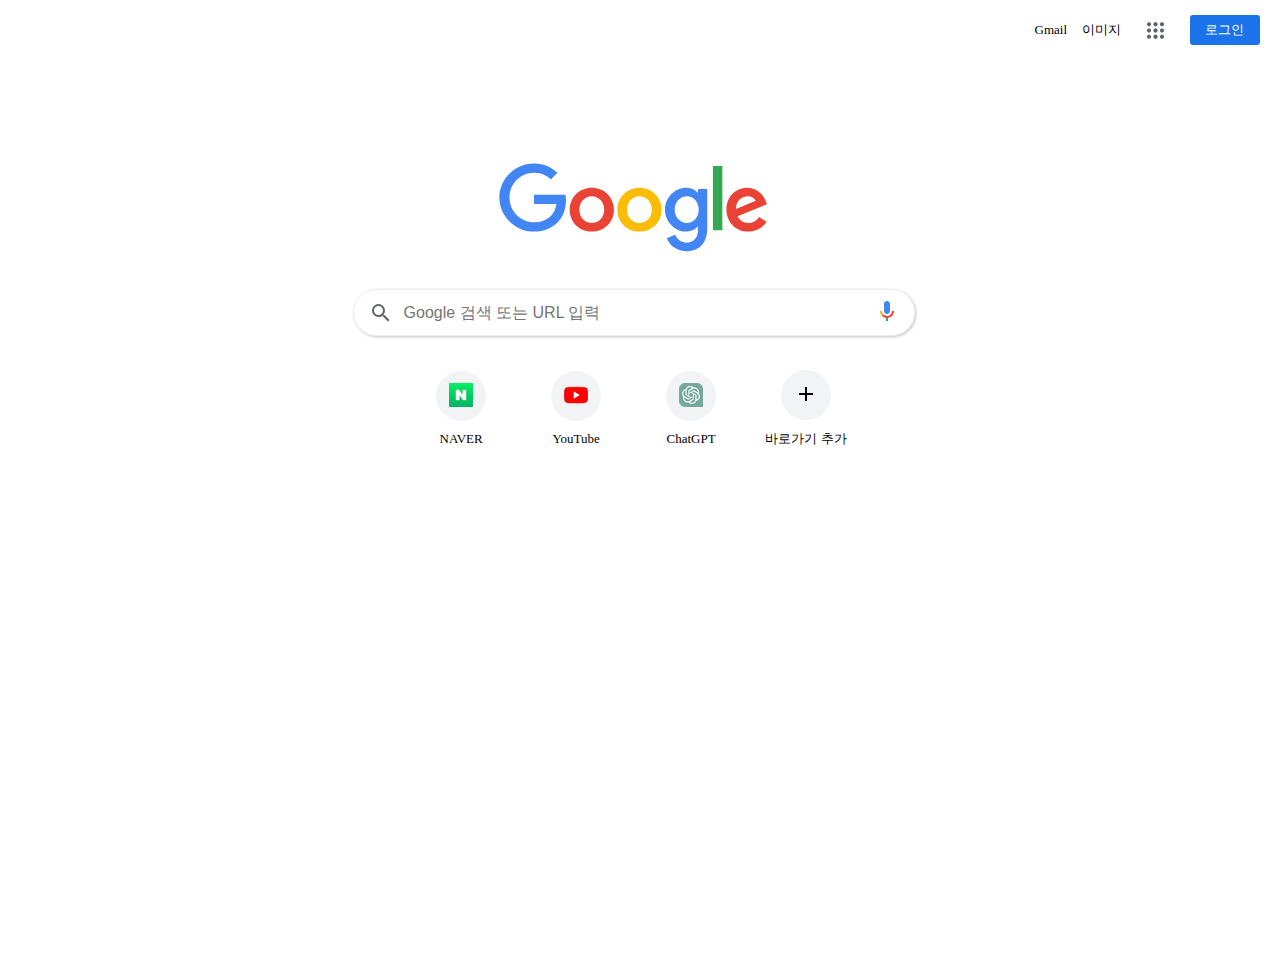
<file: index.html>
<!DOCTYPE html>
<html lang="ko">
<head>
    <meta charset="UTF-8">
    <meta http-equiv="X-UA-Compatible" content="IE=edge">
    <meta name="viewport" content="width=device-width, initial-scale=1.0">
    <link rel="stylesheet" href="css/main.css">
    <link rel="icon" href="images/IOS_Google_icon.png">
    <title>Google</title>
</head>
<body>
    <div id="wrap">
        <header>
            <div>
                <a href="#" class="mail">Gmail</a>
                <a href="#" class="image">이미지</a>
                <a href="#" class="menu"><img src="images/앱서랍.png" alt="앱서랍"></a>
                <a href="login.html"><button id="login-button">로그인</button></a>
            </div>
        </header>

        <div class="main">
            <div>
                <img src="images/로고.svg" alt="로고" class="logo">
                <div class="search-bar">
                    <img src="images/돋보기.svg" alt="돋보기">
                    <input type="search" name="search" placeholder="Google 검색 또는 URL 입력">
                    <a href="#"><img src="images/음성검색.svg" alt="음성검색"></a>
                </div>
                <div class="shortcut">
                    <a class="sc1 sc" href="#">
                        <div><img src="images/네이버.png" alt="네이버"></div>
                        <div class="setting"><img src="images/점.svg" alt="추가 작업"></div>
                        NAVER
                    </a>
                    <a class="sc2 sc" href="#">
                        <div><img src="images/유튜브.png" alt="유튜브"></div>
                        <div class="setting"><img src="images/점.svg" alt="추가 작업"></div>
                        YouTube
                    </a>
                    <a class="sc3 sc" href="#">
                        <div><img src="images/chatgpt.png" alt="gpt"></div>
                        <div class="setting"><img src="images/점.svg" alt="추가 작업"></div>
                        ChatGPT
                    </a>
                    <a class="sc4 sc" href="#">
                        <div><img src="images/바로가기 추가.svg" alt="plus"></div>
                        바로가기 추가
                    </a>
            </div>
            </div>
        </div>
    </div>
</body>
</html>
</file>
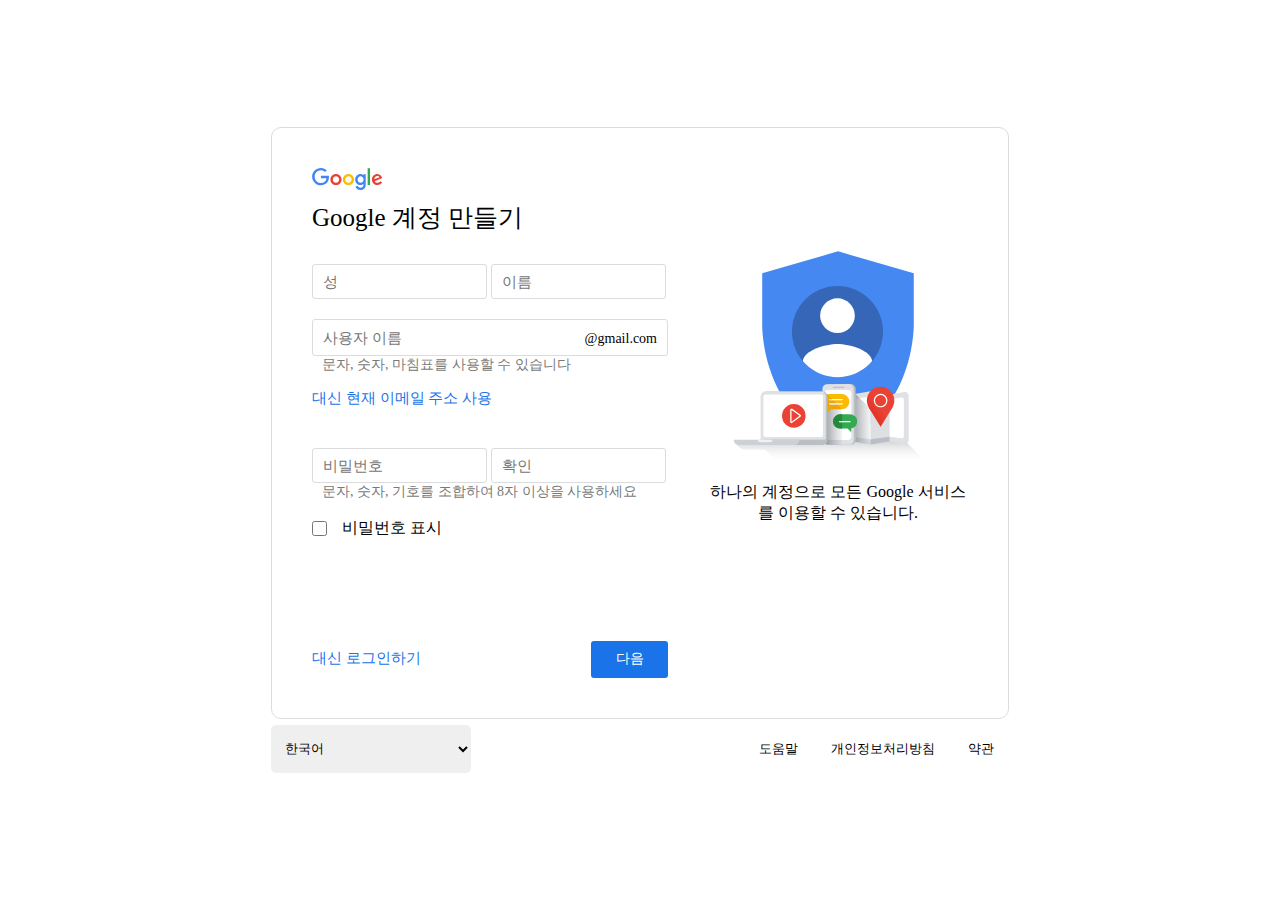
<file: join.html>
<!DOCTYPE html>
<html lang="ko">
<head>
    <meta charset="UTF-8">
    <meta http-equiv="X-UA-Compatible" content="IE=edge">
    <meta name="viewport" content="width=device-width, initial-scale=1.0">
    <link rel="stylesheet" href="css/join.css">
    <title>Google 계정 만들기</title>
</head>
<body>
    <div id="wrap">
        <form>
            <div class="left">
                <div class="top">
                    <img src="images/로고mini.svg" alt="로고mini">
                    <span>Google 계정 만들기</span>
                </div>
                <div class="email">
                    <input type="text" placeholder="성">
                    <input type="text" placeholder="이름">
                    <div class="e-name">
                        <input type="text" placeholder="사용자 이름">
                        <span>@gmail.com</span>
                    </div>
                    <p>문자, 숫자, 마침표를 사용할 수 있습니다</p>
                    <a href="#">대신 현재 이메일 주소 사용</a>
                </div>
                <div class="password">
                    <input type="text" placeholder="비밀번호">
                    <input type="text" placeholder="확인">
                    <p>문자, 숫자, 기호를 조합하여 8자 이상을 사용하세요</p>
                    <div class="checkbox">
                        <input type="checkbox">
                        <label>비밀번호 표시</label>
                    </div>
                </div>
                <div class="join">
                    <a href="#">대신 로그인하기</a>
                    <button type="submit">다음</button>
                </div>
            </div>
            <div class="right">
                <img src="images/account.svg" alt="account">
                <h4>하나의 계정으로 모든 Google 서비스를 이용할 수 있습니다.</h4>
            </div>
        </form>
        <footer class="f-menu">
            <select name="language" id="language">
                <option value="korean">한국어</option>
                <option value="chinese">中文</option>
                <option value="english">English</option>
                <option value="italiano">Italiano</option>
                <option value="japanese">日本語</option>
            </select>
            <div class="f-menu-right">
                <a href="#">도움말</a>
                <a href="#">개인정보처리방침</a>
                <a href="#">약관</a>
            </div>
        </footer>
    </div>
</body>
</html>
</file>
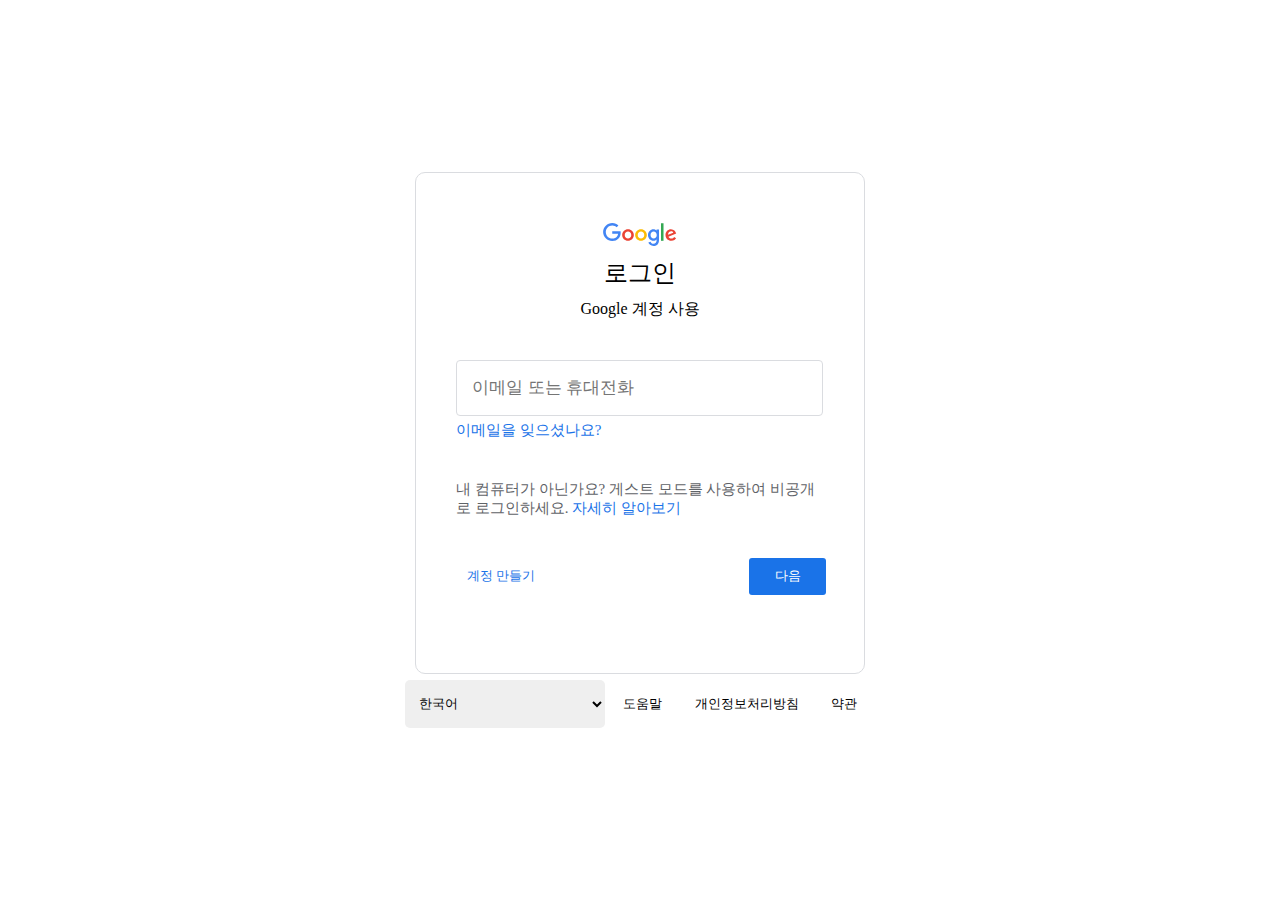
<file: login.html>
<!DOCTYPE html>
<html lang="ko">
<head>
    <meta charset="UTF-8">
    <meta http-equiv="X-UA-Compatible" content="IE=edge">
    <meta name="viewport" content="width=device-width, initial-scale=1.0">
    <link rel="stylesheet" href="css/login.css">
    <link rel="icon" href="images/IOS_Google_icon.png">
    <title>로그인 - Google 계정</title>
</head>
<body>
    <div id="wrap">
        <form>
            <div class="top">
                <img src="images/로고mini.svg" alt="로고">
                <h2>로그인</h2>
                <span>Google 계정 사용</span>
            </div>
            <div class="login">
                <input type="text" name="email" placeholder="이메일 또는 휴대전화">
                <p><a href="#">이메일을 잊으셨나요?</a></p>
            </div>
            <div class="info">
                <p>내 컴퓨터가 아닌가요? 게스트 모드를 사용하여 비공개로 로그인하세요.
                <a href="#">자세히 알아보기</a></p>
            </div>
            <div class="join">
                <span><a href="join.html">계정 만들기</a></span>
                <button>다음</button>
            </div>
        </form>
        <footer class="f-menu">
            <select name="language" id="language">
                <option value="korean">한국어</option>
                <option value="chinese">中文</option>
                <option value="english">English</option>
                <option value="italiano">Italiano</option>
                <option value="japanese">日本語</option>
            </select>
            <a href="#">도움말</a>
            <a href="#">개인정보처리방침</a>
            <a href="#">약관</a>
        <footer>
    </div>
</body>
</html>
</file>
<file: css/main.css>
@charset "utf-8";

@import url('https://fonts.googleapis.com/css2?family=Roboto&display=swap');

*{
    margin: 0;
    padding: 0;
}

#wrap{
    width: 99vw;
    height: 100vh;
}

a{
    text-decoration: none;
}

/* 상단 */
header{
    width: 100%;
    height: 60px;
    /* background-color: antiquewhite; */
}

header div{
    width: 240px;
    height: 100%;
    /* background-color: aqua; */
    float: right;
    display: flex;
    align-items: center;
    justify-content: space-around;
}

header a{
    font-size: 13px;
    color: inherit;
}

header div a:nth-child(3){
    width: 40px;
    height: 40px;
    display: flex;
    justify-content: center;
    align-items: center;
    border-radius: 20px;
}

header a:nth-child(3) img{
    width: 25px;
    height: 25px;
    display: inline-block;
}

header button{
    width: 70px;
    height: 30px;
    background-color: #1a73e8;
    border-radius: 3px;
    border: none;
    color: #fff;
    cursor: pointer;
}

header div a:nth-child(1):hover{
    text-decoration: underline;
}

header div a:nth-child(2):hover{
    text-decoration: underline;
}

header div a:nth-child(3):hover{
    background-color: #f0f0f0;
}

header button:hover{
    background-color: #1b66c9;
    box-shadow: 1px 1px 3px #c2c2c2;
}

header button:active{
    background-color: #1c5fba;
    box-shadow: 1px 1px 3px #c2c2c2;
}

.main{
    width: 100%;
    height: 800px;
}

.main > div{
    width: 600px;
    height: 300px;
    margin: 105px auto;
    display: flex;
    flex-direction: column;
    justify-content: center;
    align-items: center;
}

.logo{
    width: 270px;
    margin-bottom: 35px;
    display: inline-block;
}

.search-bar{
    border: solid 1px #ececec;
    border-radius: 30px;
    width: 530px;
    height: 45px;
    box-shadow: 1px 1px 3px #c2c2c2;
    display: flex;
    align-items: center;
    justify-content: space-between;
    padding: 0 15px;
    margin-bottom: 15px;
}

.search-bar input{
    height: 45px;
    width: 460px;
    border: none;
    outline: none;
    font-size: 16px;
}

.shortcut{
    display: flex;
    max-width: 465px;
    height: 228px;
    /* background-color: violet; */
    display: flex;
    align-items: center;
    justify-content: space-between;
}

.shortcut .sc{
    width: 115px;
    height: 116px;
    border-radius: 4px;
    display: flex;
    flex-direction: column;
    justify-content: center;
    align-items: center;
    color: inherit;
    font-size: 13px;
    position: relative;
}

.shortcut .sc div:nth-of-type(1) {
    background-color: #f1f3f4;
    width: 50px;
    height: 50px;
    border-radius: 30px;
    text-align: center;
    line-height: 63px;
    margin-bottom: 10px;
}

.shortcut .sc:hover{
    background-color: #e8e8e9;
}

.shortcut .sc .setting{
    width: 20px;
    height: 20px;
    padding: 4px;
    position: absolute;
    right: 7px;
    top: 1px;
    opacity: 0;
    transition: 0.1s;
}

.shortcut .sc .setting img{
    width: 20px;
    padding: 4px;
    border-radius: 20px;
}

/* setting Hover */
/* 이미지가 아니라 setting에 딜레이를 주고 
이미지의 배경을 만들어 hover시 나오게 함. 
이미지의 배경을 만들지 않고 setting의 배경을 만들어 hover 하는 경우,
이미지와 배경 모두 delay가 형성됨.
시도해본 결과 이미지 자체는 delay 호버되지 않음.(이미지 배경은 가능)*/

.shortcut .sc:hover .setting{
    opacity: 1;
    transition-delay: 0.5s;
}

.shortcut .sc .setting:hover img{
    background-color: #d3d3d5;
}
</file>
<file: css/join.css>
@charset "utf-8";

*{
    margin: 0;
    padding: 0;
    box-sizing: border-box;
}

#wrap{
    width: 100vw;
    height: 100vh;
    display: flex;
    align-items: center;
    justify-content: center;
    flex-direction: column;
}

a{
    text-decoration: none;
    color: inherit;
}

form{
    max-width: 750px;
    height: 592px;
    border: 1px solid #dadce0;
    border-radius: 10px;
    padding: 40px;
    display: flex
}

form input{
    width: 175px;
    height: 35px;
    border-radius: 3px;
    border: 1px solid #dadce0;
    font-size: 15px;
    padding-left: 10px;
    outline: none
}

form p{
    font-size: 14px;
    padding-left: 10px;
    color: #797979
}

form a{
    color: #1a73e8;
    font-size: 15px;
}

.left{
    position: relative;
}

.top{
    display: flex;
    flex-direction: column;
    margin-bottom: 30px;
}

.top img{
    width: 20%;
    margin-bottom: 10px;
}

.top span{
    font-size: 25px;
}

.email{
    width: 100%;
}

.email .e-name{
    width: 356px;
    border-radius: 3px;
    border: 1px solid #dadce0;
    display: flex;
    justify-content: space-between;
    align-items: baseline;
    padding: 0 10px;
    margin-top: 20px;
}

.email a{
    display: inline-block;
    margin: 15px 0 40px;
}

.email .e-name input{
    border: none;
    padding-left: 0;
    width: 100%;
}

.email .e-name span{
    font-size: 14px;
}



.checkbox{
    display: flex;
    align-items: center;
    margin-top: 10px;
}

.checkbox input {
    margin-right: 15px;
}

.password input[type="checkbox"]{
    width: 15px;
}

.checkbox label{
    display: inline-block;
}

.join{
    display: flex;
    justify-content: space-between;
    align-items: baseline;
    position: absolute;
    bottom: 0;
    width: 100%;
}

.join button{
    width: 77px;
    height: 37px;
    background-color: #1a73e8;
    border-radius: 3px;
    border: none;
    color: #fff;
    cursor: pointer;
    transition: 0.5s;
    font-size: 14px;
}

.join button:hover{
    background-color: #1b66c9;
    box-shadow: 0px 2px 3px #c2c2c2;
}

.join button:active{
    background-color: #1c5fba;
    box-shadow: 0px 2px 3px #c2c2c2;
}

.right{
    width: 300px;
    text-align: center;
    padding: 50px 0 50px 40px;
}

.right h4{
    font-weight: 500;
}

/* 하단 */

.f-menu{
    width: 738px;
    height: 50px;
    display: flex;
    justify-content: space-between;
    align-items: center;
    font-size: 13px;
    margin-top: 5px;
}

.f-menu select{
    width: 200px;
    height: 48px;
    border: none;
    border-radius: 5px;
    padding-left: 10px;
    cursor: pointer;
    outline: none;
}

.f-menu a{
    padding: 15px;
}

.f-menu select:active{
    background-color: #eeeeee;
}

.f-menu a:active{
    background-color: #e0e0e0;
    border-radius: 5px;
}
</file>
<file: css/login.css>
@charset "utf-8";

@import url('https://fonts.googleapis.com/css2?family=Roboto&display=swap');

*{
    margin: 0;
    padding: 0;
}

#wrap{
    width: 100vw;
    height: 100vh;
    display: flex;
    flex-direction: column;
    align-items: center;
    justify-content: center;
}

a{
    text-decoration: none;
    color: inherit;
}

form{
    width: 448px;
    height: 500px;
    border: 1px solid #dadce0;
    border-radius: 10px;
    display: flex;
    flex-direction: column;
    align-items: space-around;
}

form a{
    color: #1a73e8;
    font-size: 15px;
}

form > div{
    margin: 20px 40px;
}

.top{
    display: flex;
    flex-direction: column;
    align-items: center;
    margin-top: 50px;
}

.top img, h2{
    margin-bottom: 10px;
}

.top h2{
    font-weight: 400;
}

.login{
}

.login input{
    width: 335px;
    height: 54px;
    border: 1px solid #dadce0;
    padding: 0 15px;
    font-size: 17px;
    border-radius: 4px;
    margin-bottom: 5px;
}

.info{
    display: flex;
    color: #5f6368;
    font-size: 15px;
    width: 370px;
}

.info p a:hover{
    border-radius: 3px;
    box-shadow: 0px 1px 2px #6aa1fa;
}

.join{
    display: flex;
    justify-content: space-between;
    width: 370px;
    align-items: baseline;
}

.join span a{
    font-size: 13px;
    width: 90px;
    height: 35px;
    display: inline-block;
    text-align: center;
    line-height: 35px;
}

.join span a:hover{
    background-color: #f6fafe;
    border-radius: 3px;
}

.join button{
    width: 77px;
    height: 37px;
    background-color: #1a73e8;
    border-radius: 3px;
    border: none;
    color: #fff;
    cursor: pointer;
    transition: 0.5s;
}

.join button:hover{
    background-color: #1b66c9;
    box-shadow: 0px 2px 3px #c2c2c2;
}

.join button:active{
    background-color: #1c5fba;
    box-shadow: 0px 2px 3px #c2c2c2;
}

/* 하단메뉴 */

.f-menu{
    width: 470px;
    height: 50px;
    display: flex;
    justify-content: space-between;
    align-items: center;
    font-size: 13px;
    margin-top: 5px;
}

.f-menu select{
    width: 200px;
    height: 48px;
    border: none;
    border-radius: 5px;
    padding-left: 10px;
    cursor: pointer;
    outline: none;
}

.f-menu a{
    padding: 15px;
}

.f-menu select:active{
    background-color: #eeeeee;
}

.f-menu a:active{
    background-color: #e0e0e0;
    border-radius: 5px;
}
</file>
